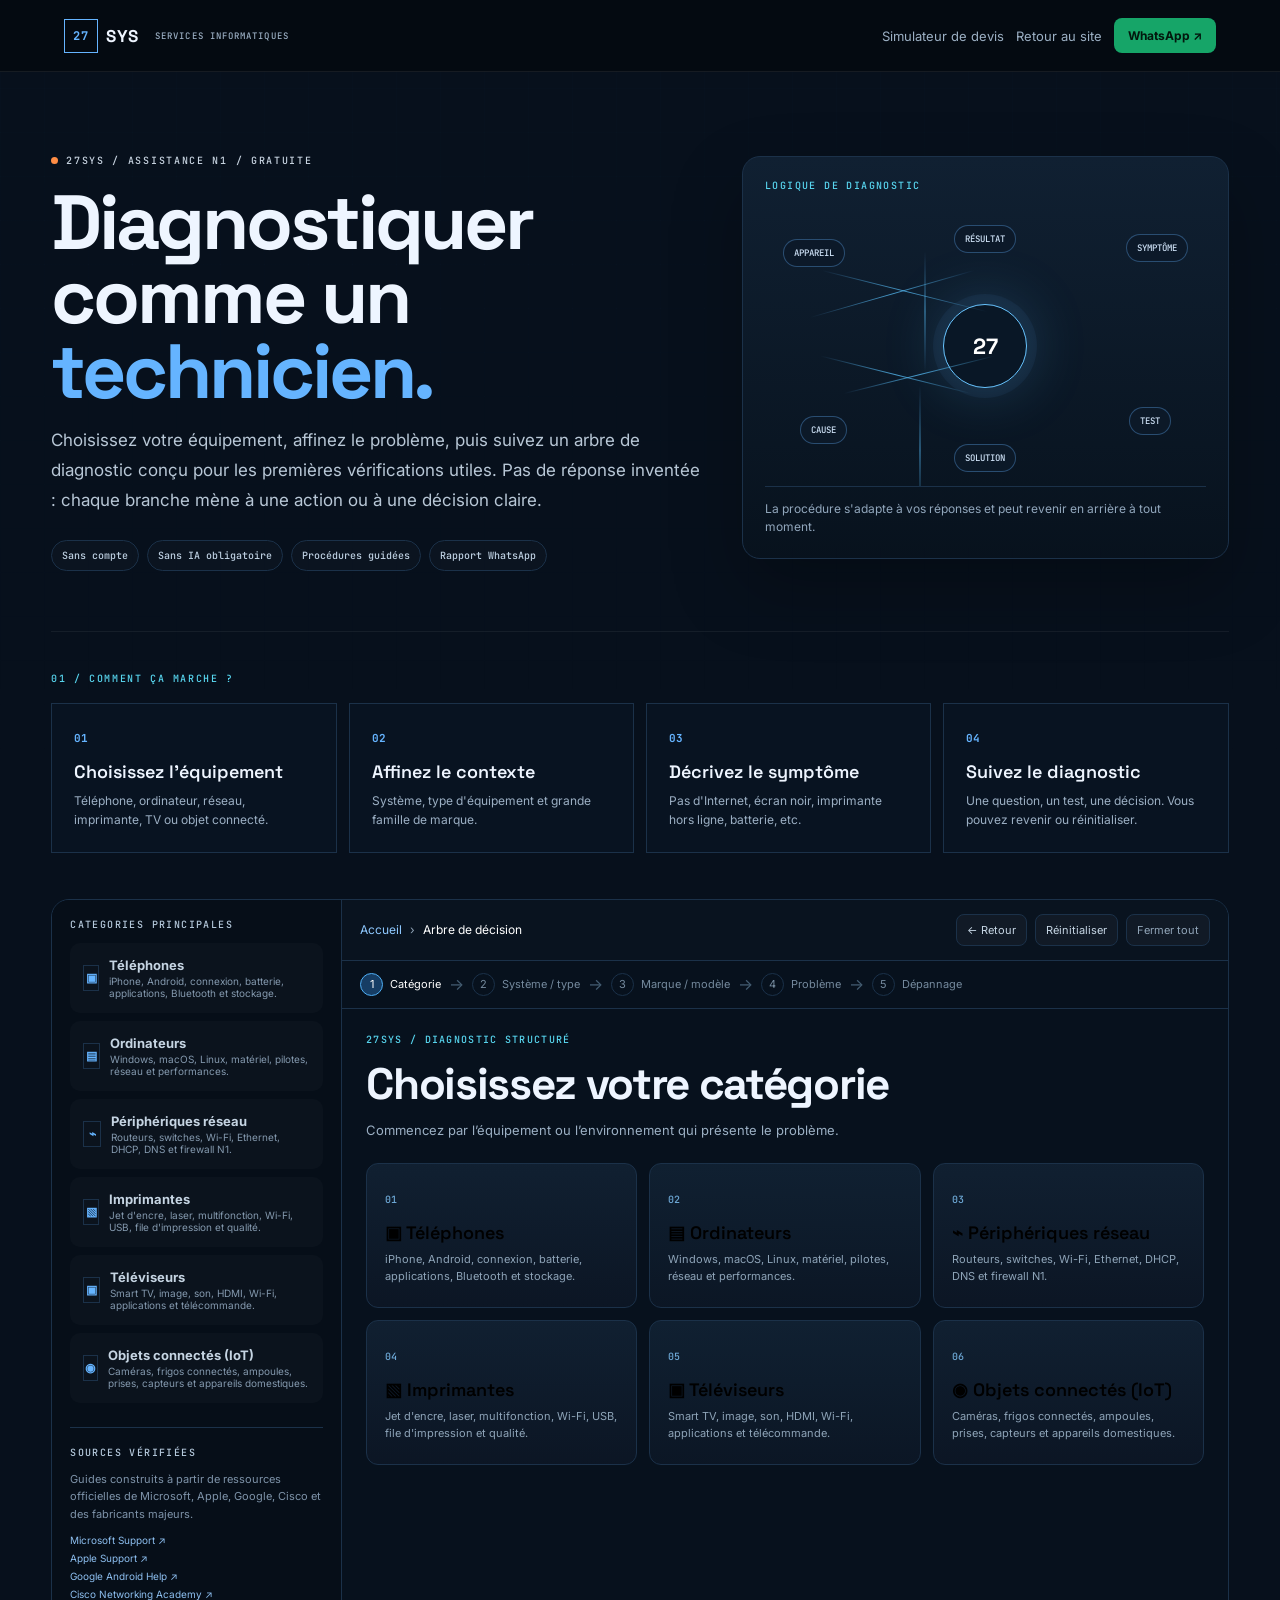
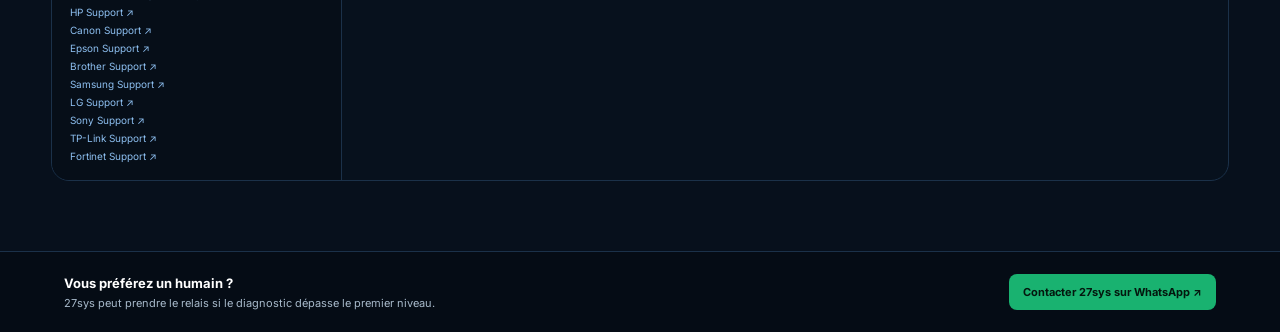
<file: assistance.html>
<!DOCTYPE html>
<html lang="fr">
<head>
  <meta charset="UTF-8">
  <meta name="viewport" content="width=device-width, initial-scale=1.0">
  <meta name="description" content="27sys — assistant IT gratuit : arbre de diagnostic interactif pour téléphones, ordinateurs, réseaux, imprimantes, téléviseurs et objets connectés.">
  <title>Assistance IT gratuite — 27sys Services</title>
  <link rel="preconnect" href="https://fonts.googleapis.com">
  <link rel="preconnect" href="https://fonts.gstatic.com" crossorigin>
  <link href="https://fonts.googleapis.com/css2?family=Inter:wght@400;500;600;700&family=JetBrains+Mono:wght@400;500&family=Space+Grotesk:wght@500;600;700&display=swap" rel="stylesheet">
  <link rel="icon" type="image/webp" href="images/27sys-logo.webp">
  <link rel="stylesheet" href="css/assistance.css">
</head>
<body>
  <div class="grid-bg" aria-hidden="true"></div>
  <header class="assist-header">
    <a class="brand" href="index.html" aria-label="Retour à 27sys">
      <span class="brand-mark">27</span><span>SYS</span>
      <small>Services informatiques</small>
    </a>
    <div class="header-actions">
      <a href="devis.html" class="header-link">Simulateur de devis</a>
      <a href="index.html" class="header-link">Retour au site</a>
      <a href="https://wa.me/212640008930" target="_blank" rel="noopener" class="header-wa">WhatsApp ↗</a>
    </div>
  </header>

  <main>
    <section class="assist-hero">
      <div class="hero-copy">
        <p class="eyebrow"><span></span>27SYS / ASSISTANCE N1 / GRATUITE</p>
        <h1>Diagnostiquer comme un<br><em>technicien.</em></h1>
        <p class="hero-text">Choisissez votre équipement, affinez le problème, puis suivez un arbre de diagnostic conçu pour les premières vérifications utiles. Pas de réponse inventée : chaque branche mène à une action ou à une décision claire.</p>
        <div class="hero-pills"><span>Sans compte</span><span>Sans IA obligatoire</span><span>Procédures guidées</span><span>Rapport WhatsApp</span></div>
      </div>
      <div class="brain-panel">
        <div class="brain-label">LOGIQUE DE DIAGNOSTIC</div>
        <div class="brain-graph">
          <div class="brain-orb center">27</div>
          <span class="node n1">APPAREIL</span>
          <span class="node n2">SYMPTÔME</span>
          <span class="node n3">CAUSE</span>
          <span class="node n4">TEST</span>
          <span class="node n5">RÉSULTAT</span>
          <span class="node n6">SOLUTION</span>
          <i class="line l1"></i><i class="line l2"></i><i class="line l3"></i><i class="line l4"></i><i class="line l5"></i><i class="line l6"></i>
        </div>
        <div class="brain-foot">La procédure s'adapte à vos réponses et peut revenir en arrière à tout moment.</div>
      </div>
    </section>

    <section class="how-it-works">
      <div class="section-label">01 / COMMENT ÇA MARCHE ?</div>
      <div class="how-grid">
        <article><b>01</b><h2>Choisissez l'équipement</h2><p>Téléphone, ordinateur, réseau, imprimante, TV ou objet connecté.</p></article>
        <article><b>02</b><h2>Affinez le contexte</h2><p>Système, type d'équipement et grande famille de marque.</p></article>
        <article><b>03</b><h2>Décrivez le symptôme</h2><p>Pas d'Internet, écran noir, imprimante hors ligne, batterie, etc.</p></article>
        <article><b>04</b><h2>Suivez le diagnostic</h2><p>Une question, un test, une décision. Vous pouvez revenir ou réinitialiser.</p></article>
      </div>
    </section>

    <section class="tree-shell" id="tree">
      <aside class="tree-sidebar">
        <div class="sidebar-title">CATEGORIES PRINCIPALES</div>
        <div id="category-list" class="category-list"></div>
        <div class="source-box">
          <div class="source-title">SOURCES VÉRIFIÉES</div>
          <p>Guides construits à partir de ressources officielles de Microsoft, Apple, Google, Cisco et des fabricants majeurs.</p>
          <div id="source-list" class="source-list"></div>
        </div>
      </aside>

      <section class="tree-main">
        <div class="tree-toolbar">
          <div class="breadcrumbs" id="breadcrumbs"></div>
          <div class="toolbar-actions">
            <button id="back-btn" class="tool-btn" type="button">← Retour</button>
            <button id="reset-btn" class="tool-btn" type="button">Réinitialiser</button>
            <button id="close-btn" class="tool-btn ghost" type="button">Fermer tout</button>
          </div>
        </div>
        <div class="stepper" id="stepper"></div>
        <div id="view" class="tree-view"></div>
      </section>
    </section>
  </main>

  <footer class="assist-footer">
    <div><strong>Vous préférez un humain ?</strong><span>27sys peut prendre le relais si le diagnostic dépasse le premier niveau.</span></div>
    <a href="https://wa.me/212640008930" target="_blank" rel="noopener">Contacter 27sys sur WhatsApp ↗</a>
  </footer>

  <script src="js/assistance.js"></script>
</body>
</html>
</file>
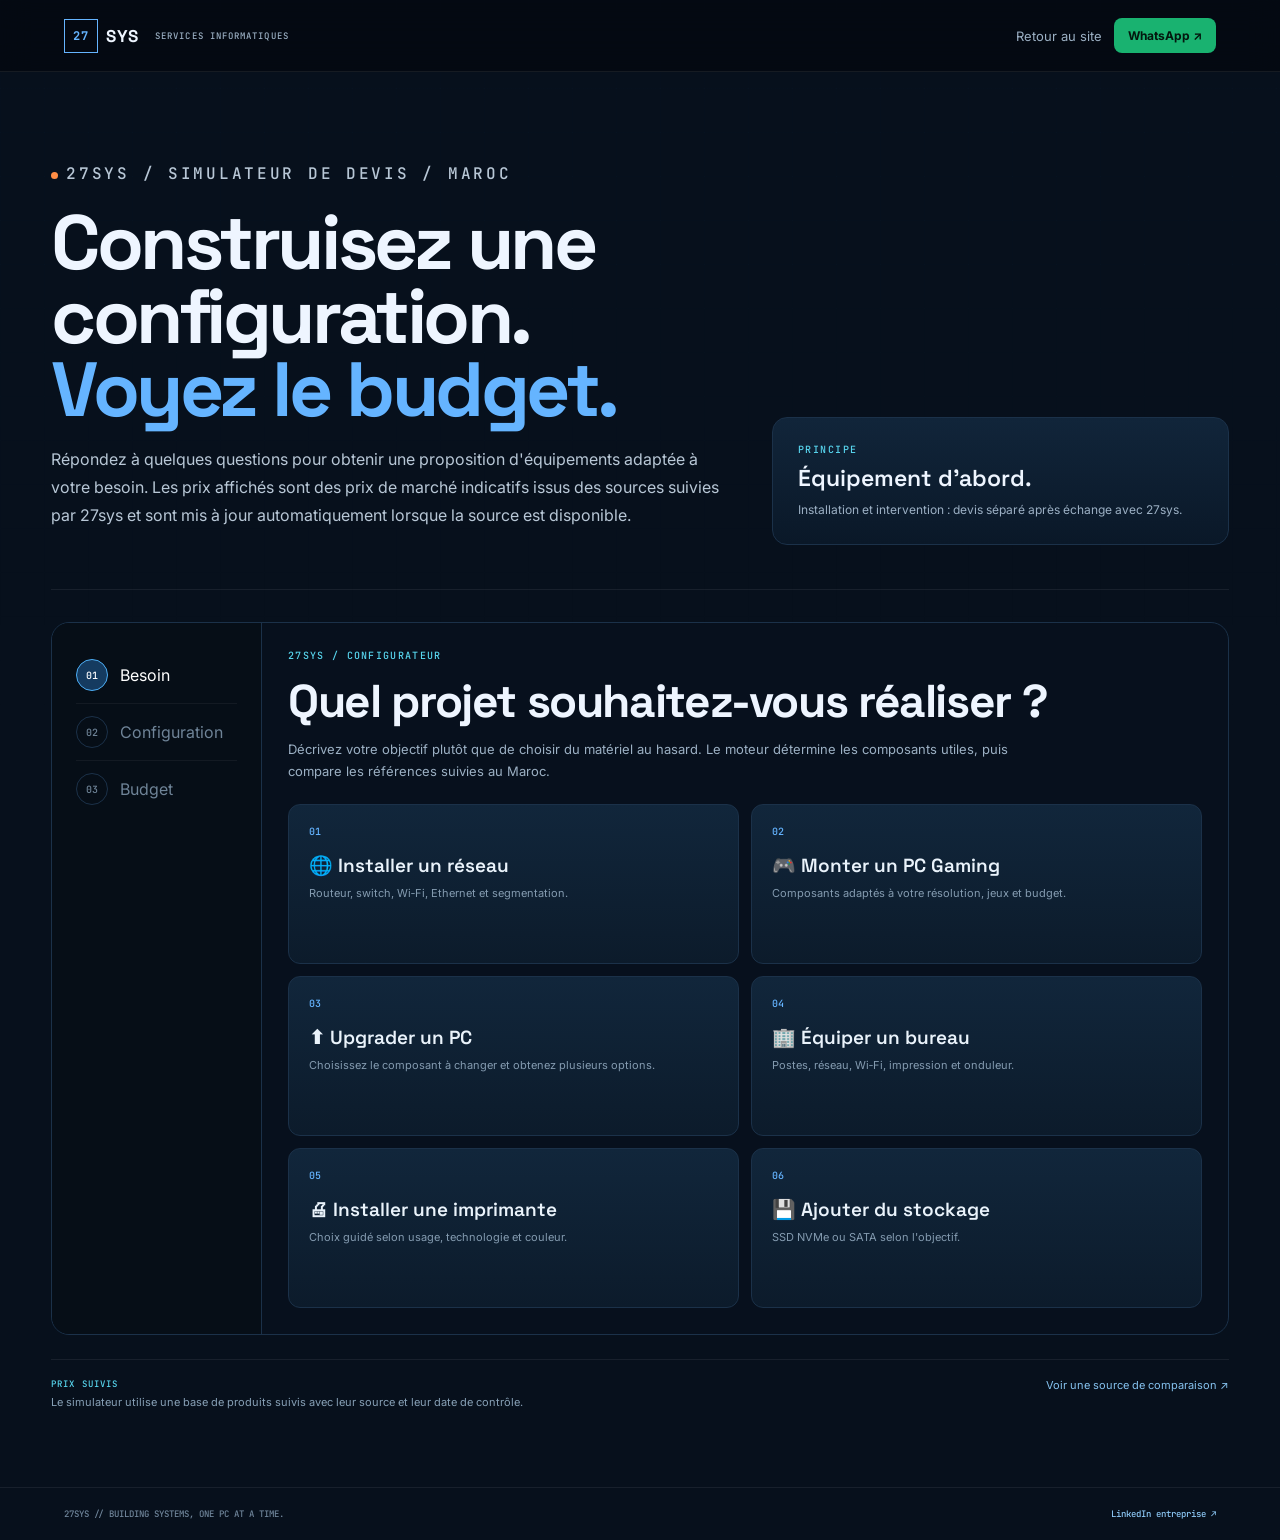
<file: devis.html>
<!DOCTYPE html>
<html lang="fr">
<head>
<meta charset="UTF-8">
<meta name="viewport" content="width=device-width, initial-scale=1.0">
<meta name="description" content="Simulateur de devis 27sys : estimez votre budget équipements informatiques au Maroc selon vos besoins, puis demandez un devis d'installation sur WhatsApp.">
<meta name="robots" content="index, follow">
<link rel="canonical" href="https://www.27sys.ma/devis.html">
<title>Simulateur de devis — 27sys Services</title>
<link rel="preconnect" href="https://fonts.googleapis.com">
<link rel="preconnect" href="https://fonts.gstatic.com" crossorigin>
<link href="https://fonts.googleapis.com/css2?family=Space+Grotesk:wght@500;600;700&family=Inter:wght@400;500;600&family=JetBrains+Mono:wght@400;500&display=swap" rel="stylesheet">
<link rel="icon" type="image/webp" href="images/27sys-logo.webp">
<link rel="stylesheet" href="css/devis.css">
</head>
<body>
<div class="grid-bg" aria-hidden="true"></div>
<header class="quote-header">
  <a class="brand" href="index.html" aria-label="Retour à 27sys"><span class="brand-mark">27</span><span>SYS</span><small>Services informatiques</small></a>
  <div class="header-actions"><a class="header-link" href="index.html">Retour au site</a><a class="header-wa" href="https://wa.me/212640008930" target="_blank" rel="noopener">WhatsApp ↗</a></div>
</header>
<main>
<section class="quote-hero">
  <div>
    <p class="eyebrow"><span></span>27SYS / SIMULATEUR DE DEVIS / MAROC</p>
    <h1>Construisez une configuration.<br><em>Voyez le budget.</em></h1>
    <p>Répondez à quelques questions pour obtenir une proposition d'équipements adaptée à votre besoin. Les prix affichés sont des prix de marché indicatifs issus des sources suivies par 27sys et sont mis à jour automatiquement lorsque la source est disponible.</p>
  </div>
  <aside class="quote-principle"><b>PRINCIPE</b><strong>Équipement d'abord.</strong><span>Installation et intervention : devis séparé après échange avec 27sys.</span></aside>
</section>
<section class="quote-shell" id="simulator">
  <aside class="quote-steps">
    <div class="quote-step is-active"><i>01</i><span>Besoin</span></div>
    <div class="quote-step"><i>02</i><span>Configuration</span></div>
    <div class="quote-step"><i>03</i><span>Budget</span></div>
  </aside>
  <section class="quote-main">
    <div id="quote-view"></div>
  </section>
</section>
<section class="price-trust">
  <div><b>PRIX SUIVIS</b><span>Le simulateur utilise une base de produits suivis avec leur source et leur date de contrôle.</span></div>
  <a href="https://primini.ma/liste-produit/imprimantes" target="_blank" rel="noopener">Voir une source de comparaison ↗</a>
</section>
</main>
<footer class="quote-footer"><span>27SYS // BUILDING SYSTEMS, ONE PC AT A TIME.</span><a href="https://www.linkedin.com/company/27sys-services" target="_blank" rel="noopener">LinkedIn entreprise ↗</a></footer>
<script src="js/devis.js"></script>
</body>
</html>
</file>
<file: css/assistance.css>
:root{
  --bg:#07101c;--panel:#0d1928;--panel2:#101f32;--line:#1b3149;--text:#eef5ff;--muted:#9cb0c4;--blue:#65b4ff;--blue2:#2e7de9;--cyan:#58d6ef;--green:#65d69a;--orange:#ff8d45;--white:#fff;
}
*{box-sizing:border-box}
html{scroll-behavior:smooth}
body{margin:0;background:var(--bg);color:var(--text);font-family:Inter,Arial,sans-serif;min-height:100vh}
a{text-decoration:none;color:inherit}
button{font:inherit}
.grid-bg{position:fixed;inset:0;pointer-events:none;opacity:.35;background-image:linear-gradient(rgba(70,140,200,.05) 1px,transparent 1px),linear-gradient(90deg,rgba(70,140,200,.05) 1px,transparent 1px);background-size:44px 44px;mask-image:linear-gradient(to bottom,black,transparent 95%);z-index:-1}
.assist-header{height:72px;display:flex;align-items:center;justify-content:space-between;padding:0 5vw;border-bottom:1px solid rgba(255,255,255,.07);background:rgba(4,9,16,.8);backdrop-filter:blur(16px);position:sticky;top:0;z-index:20}
.brand{display:flex;align-items:center;gap:8px;font:700 17px 'Space Grotesk',sans-serif;letter-spacing:.04em}.brand-mark{width:34px;height:34px;border:1px solid var(--blue);display:grid;place-items:center;color:var(--blue);font:700 12px 'JetBrains Mono',monospace}.brand small{font:500 9px 'JetBrains Mono',monospace;color:var(--muted);letter-spacing:.12em;margin-left:8px;text-transform:uppercase}
.header-actions{display:flex;align-items:center;gap:12px}.header-link{color:var(--muted);font-size:13px}.header-link:hover{color:#fff}.header-wa{padding:10px 14px;background:#16a568;color:#03170d;font-weight:700;font-size:12px;border-radius:8px}
main{max-width:1600px;margin:0 auto;padding:0 4vw 70px}
.assist-hero{display:grid;grid-template-columns:1.15fr .85fr;gap:32px;min-height:510px;align-items:center;padding:72px 0 60px}.eyebrow{font:500 10px 'JetBrains Mono',monospace;letter-spacing:.17em;color:#c8d4e1}.eyebrow span{display:inline-block;width:7px;height:7px;background:var(--orange);border-radius:50%;margin-right:8px}.hero-copy h1{font:700 clamp(48px,6vw,84px) 'Space Grotesk',sans-serif;line-height:.97;margin:18px 0 18px;letter-spacing:-.04em}.hero-copy h1 em{font-style:normal;color:var(--blue)}.hero-text{max-width:760px;font-size:17px;line-height:1.75;color:#b8c7d6}.hero-pills{display:flex;flex-wrap:wrap;gap:8px;margin-top:24px}.hero-pills span{border:1px solid var(--line);border-radius:999px;padding:8px 10px;font:500 10px 'JetBrains Mono',monospace;color:#bed0e2;background:rgba(255,255,255,.02)}
.brain-panel{border:1px solid var(--line);background:linear-gradient(180deg,rgba(17,33,52,.94),rgba(8,18,30,.94));border-radius:18px;padding:22px;min-height:390px;box-shadow:0 30px 70px rgba(0,0,0,.25)}.brain-label{font:500 10px 'JetBrains Mono',monospace;letter-spacing:.14em;color:var(--cyan);margin-bottom:14px}.brain-graph{height:280px;position:relative;overflow:hidden}.brain-orb{position:absolute;left:50%;top:50%;transform:translate(-50%,-50%);width:84px;height:84px;border-radius:50%;display:grid;place-items:center;border:1px solid #68c4ff;box-shadow:0 0 0 10px rgba(101,180,255,.06),0 0 60px rgba(87,190,255,.25);background:#091726;font:700 22px 'Space Grotesk',sans-serif;color:#fff}.node{position:absolute;padding:7px 10px;border:1px solid rgba(101,180,255,.34);background:rgba(13,26,42,.9);border-radius:999px;color:#cfe2f7;font:500 9px 'JetBrains Mono',monospace}.n1{left:4%;top:12%}.n2{right:4%;top:10%}.n3{left:8%;bottom:15%}.n4{right:8%;bottom:18%}.n5{left:50%;top:7%;transform:translateX(-50%)}.n6{left:50%;bottom:5%;transform:translateX(-50%)}.line{position:absolute;height:1px;background:linear-gradient(90deg,transparent,#54baf2,transparent);transform-origin:left center;opacity:.8}.l1{width:170px;left:13%;top:23%;transform:rotate(14deg)}.l2{width:170px;right:14%;top:23%;transform:rotate(164deg)}.l3{width:155px;left:18%;top:67%;transform:rotate(-14deg)}.l4{width:155px;right:18%;top:67%;transform:rotate(194deg)}.l5{width:120px;left:50%;top:16%;transform:translateX(-50%) rotate(90deg)}.l6{width:130px;left:50%;top:64%;transform:translateX(-50%) rotate(90deg)}.brain-foot{border-top:1px solid var(--line);padding-top:13px;color:#91a7bc;font-size:12px;line-height:1.5}
.how-it-works{border-top:1px solid rgba(255,255,255,.06);padding:40px 0 46px}.section-label{font:500 10px 'JetBrains Mono',monospace;letter-spacing:.16em;color:var(--cyan);margin-bottom:18px}.how-grid{display:grid;grid-template-columns:repeat(4,1fr);gap:12px}.how-grid article{border:1px solid var(--line);padding:22px;background:rgba(10,22,36,.72);min-height:150px}.how-grid b{font:700 11px 'JetBrains Mono',monospace;color:var(--blue)}.how-grid h2{font:600 18px 'Space Grotesk',sans-serif;margin:14px 0 8px}.how-grid p{margin:0;color:var(--muted);font-size:12px;line-height:1.6}
.tree-shell{display:grid;grid-template-columns:290px 1fr;border:1px solid var(--line);background:rgba(8,18,30,.84);border-radius:18px;overflow:hidden;min-height:880px}.tree-sidebar{border-right:1px solid var(--line);padding:18px;background:rgba(6,14,24,.88)}.sidebar-title,.source-title{font:500 10px 'JetBrains Mono',monospace;letter-spacing:.14em;color:#b5c9dc;margin-bottom:12px}.category-list{display:flex;flex-direction:column;gap:8px}.category-item{display:flex;align-items:center;gap:10px;width:100%;text-align:left;padding:13px 12px;border:1px solid transparent;background:rgba(255,255,255,.02);color:#c5d4e2;cursor:pointer;border-radius:10px}.category-item:hover,.category-item.active{border-color:rgba(101,180,255,.45);background:rgba(46,125,233,.14);color:#fff}.category-icon{width:26px;height:26px;display:grid;place-items:center;border:1px solid var(--line);color:var(--blue);font:700 12px 'JetBrains Mono',monospace}.category-text strong{display:block;font-size:13px}.category-text span{display:block;color:#8499ae;font-size:10px;margin-top:2px}.source-box{margin-top:24px;padding-top:18px;border-top:1px solid var(--line)}.source-box p{font-size:11px;line-height:1.6;color:#7e93a9}.source-list{display:flex;flex-direction:column;gap:6px}.source-list a{color:#8dbff0;font-size:10px}.source-list a:hover{text-decoration:underline}
.tree-main{min-width:0}.tree-toolbar{display:flex;justify-content:space-between;gap:12px;align-items:center;padding:14px 18px;border-bottom:1px solid var(--line);background:rgba(9,20,33,.9)}.breadcrumbs{display:flex;flex-wrap:wrap;gap:8px;color:#91a5b8;font-size:12px}.crumb{color:#8fc9ff}.crumb.current{color:#fff}.toolbar-actions{display:flex;gap:8px}.tool-btn{border:1px solid var(--line);background:rgba(255,255,255,.03);color:#c6d6e4;padding:8px 10px;border-radius:8px;cursor:pointer;font-size:11px}.tool-btn:hover{border-color:#5aaaf0;color:#fff}.tool-btn.ghost{color:#91a5b8}.stepper{display:flex;align-items:center;gap:8px;padding:12px 18px;border-bottom:1px solid var(--line);overflow:auto}.step-chip{display:flex;align-items:center;gap:7px;white-space:nowrap;color:#758a9e;font-size:11px}.step-chip i{width:23px;height:23px;border-radius:50%;display:grid;place-items:center;border:1px solid var(--line);font-style:normal}.step-chip.done i,.step-chip.active i{border-color:#4faef4;background:#163d64;color:#fff}.step-chip.active{color:#fff}.step-arrow{color:#445d72}.tree-view{padding:24px}.view-kicker{font:500 10px 'JetBrains Mono',monospace;letter-spacing:.13em;color:var(--cyan);margin-bottom:10px}.view-title{font:700 clamp(28px,4vw,44px) 'Space Grotesk',sans-serif;margin:0 0 8px;letter-spacing:-.03em}.view-subtitle{margin:0 0 22px;color:var(--muted);max-width:760px;line-height:1.65;font-size:13px}.selection-grid{display:grid;grid-template-columns:repeat(3,minmax(0,1fr));gap:12px}.select-card{border:1px solid var(--line);background:linear-gradient(180deg,rgba(17,34,52,.9),rgba(12,23,38,.9));border-radius:12px;padding:18px;text-align:left;cursor:pointer;min-height:145px;transition:.2s}.select-card:hover{transform:translateY(-2px);border-color:#4eabef;box-shadow:0 16px 35px rgba(0,0,0,.18)}.select-number{font:500 10px 'JetBrains Mono',monospace;color:#6ea9d7}.select-card h3{margin:14px 0 7px;font:600 18px 'Space Grotesk',sans-serif}.select-card p{margin:0;color:#8ea4b8;font-size:11px;line-height:1.55}.brand-grid{display:flex;flex-wrap:wrap;gap:10px}.brand-card{padding:13px 15px;border:1px solid var(--line);background:#0d1a2a;color:#ccd9e5;border-radius:9px;cursor:pointer}.brand-card:hover{border-color:#56b4ef;background:#10243a}.problem-grid{display:grid;grid-template-columns:repeat(2,minmax(0,1fr));gap:10px}.problem-card{display:flex;justify-content:space-between;align-items:center;border:1px solid var(--line);background:#0d1a2a;padding:15px;border-radius:10px;color:#d8e3ec;cursor:pointer;text-align:left}.problem-card:hover{border-color:#5daef0;background:#112842}.problem-card small{color:#70879b}.problem-card strong{font-size:13px}.diagnostic-card{border:1px solid var(--line);background:linear-gradient(180deg,#11263b,#0c1b2b);border-radius:14px;padding:24px;max-width:900px}.diag-path{font:500 10px 'JetBrains Mono',monospace;color:#7892a8;letter-spacing:.08em;margin-bottom:18px}.diag-question{font:600 26px 'Space Grotesk',sans-serif;margin:0 0 10px}.diag-hint{font-size:12px;color:#8fa3b5;line-height:1.6;margin-bottom:20px}.choices{display:grid;grid-template-columns:repeat(2,1fr);gap:10px}.choice{border:1px solid var(--line);background:#0b1828;color:#e9f2fb;padding:16px;border-radius:10px;cursor:pointer;text-align:left}.choice:hover{border-color:#5fb5f2;background:#112941}.choice.good{border-color:#4bb47c}.choice.bad{border-color:#bd6b52}.action-box{margin-top:16px;padding:16px;border-left:3px solid var(--blue);background:rgba(101,180,255,.05);color:#dce9f5;font-size:14px;line-height:1.7}.action-label{font:500 9px 'JetBrains Mono',monospace;letter-spacing:.13em;color:var(--blue);margin-bottom:7px}.resolution{margin-top:18px;padding:14px;border:1px solid rgba(101,214,154,.35);background:rgba(101,214,154,.07);color:#caf2dd;border-radius:10px}.escalation{margin-top:18px;padding:16px;border:1px solid rgba(255,141,69,.35);background:rgba(255,141,69,.06);border-radius:10px;color:#ffe0cc}.diag-controls{display:flex;gap:8px;flex-wrap:wrap;margin-top:18px}.cta-wa{display:inline-flex;padding:11px 14px;border-radius:8px;background:#19b270;color:#04170e;font-weight:700;font-size:12px}.mini-btn{border:1px solid var(--line);background:rgba(255,255,255,.03);color:#c5d5e4;padding:10px 12px;border-radius:8px;cursor:pointer;font-size:11px}.tree-empty{padding:40px 20px;border:1px dashed var(--line);border-radius:12px;color:#7f95aa;text-align:center}
.assist-footer{display:flex;justify-content:space-between;gap:16px;align-items:center;padding:22px 5vw;border-top:1px solid var(--line);background:#050c15;color:#a8bacb}.assist-footer div{display:flex;flex-direction:column;gap:5px}.assist-footer strong{color:#fff;font-size:13px}.assist-footer span{font-size:11px}.assist-footer a{padding:11px 14px;border-radius:8px;background:#19b270;color:#04170e;font-size:11px;font-weight:700}
.report-card{max-width:980px}.report-head{display:flex;justify-content:space-between;gap:16px;align-items:flex-start}.report-head h3{margin:3px 0 0;font:600 24px 'Space Grotesk',sans-serif}.report-badge{padding:6px 9px;border:1px solid rgba(101,180,255,.35);color:#8fcaff;border-radius:999px;font:500 9px 'JetBrains Mono',monospace}.report-meta{display:grid;grid-template-columns:repeat(3,1fr);gap:10px;margin-top:18px}.report-meta div{padding:12px;border:1px solid var(--line);background:#0b1828;border-radius:9px}.report-meta span{display:block;color:#728aa0;font:500 9px 'JetBrains Mono',monospace;text-transform:uppercase;letter-spacing:.08em}.report-meta strong{display:block;margin-top:5px;font-size:12px;color:#eef5ff}.report-preview{margin-top:18px;border:1px solid var(--line);background:#0a1726;border-radius:10px;padding:14px}.report-line{display:grid;grid-template-columns:28px 1fr auto;gap:10px;align-items:center;padding:9px 0;border-bottom:1px solid rgba(255,255,255,.05);font-size:11px;color:#b9c9d8}.report-line:last-child{border-bottom:0}.report-line b{color:#6caee0;font:500 10px 'JetBrains Mono',monospace}.report-line em{font-style:normal;color:#91ddb6;font:500 9px 'JetBrains Mono',monospace}.report-actions{display:flex;gap:8px;flex-wrap:wrap;margin-top:18px}.report-note{margin-top:13px;color:#7e93a9;font-size:10px;line-height:1.6}
@media(max-width:1080px){.assist-hero{grid-template-columns:1fr}.selection-grid{grid-template-columns:repeat(2,1fr)}.tree-shell{grid-template-columns:1fr}.tree-sidebar{border-right:0;border-bottom:1px solid var(--line)}.category-list{display:grid;grid-template-columns:repeat(3,1fr)}}
@media(max-width:720px){.assist-header{padding:0 16px}.brand small,.header-link{display:none}.assist-hero{padding:50px 0 40px}.hero-copy h1{font-size:48px}.how-grid{grid-template-columns:1fr 1fr}.category-list{grid-template-columns:1fr 1fr}.selection-grid,.problem-grid,.choices,.report-meta{grid-template-columns:1fr}.tree-toolbar{align-items:flex-start;flex-direction:column}.toolbar-actions{width:100%;flex-wrap:wrap}.assist-footer{flex-direction:column;align-items:flex-start}.report-line{grid-template-columns:24px 1fr}.report-line em{grid-column:2}}
@media print{body{background:#fff;color:#111}.grid-bg,.assist-header,.assist-hero,.how-it-works,.tree-sidebar,.tree-toolbar,.stepper,.assist-footer,.view-kicker,.view-title,.view-subtitle,.report-actions,.report-note{display:none!important}.tree-shell{border:0;display:block;min-height:0;background:#fff}.tree-main{width:100%}.tree-view{padding:0}.diagnostic-card,.report-card{max-width:none;background:#fff;border:0;color:#111;padding:0}.report-head h3,.report-meta strong,.report-line,.action-box,.source-box p{color:#111}.report-meta div,.report-preview{border:1px solid #ccc;background:#fff}.action-box{border-left:3px solid #333;background:#f4f4f4}.report-line em{color:#333}.source-box{border-color:#ccc}}
</file>
<file: css/devis.css>
:root{--bg:#07101c;--panel:#0d1928;--panel2:#101f32;--line:#1b3149;--text:#eef5ff;--muted:#9cb0c4;--blue:#65b4ff;--cyan:#58d6ef;--green:#65d69a;--orange:#ff8d45;--ink:#08111c}*{box-sizing:border-box}html{scroll-behavior:smooth}body{margin:0;background:var(--bg);color:var(--text);font-family:Inter,Arial,sans-serif;min-height:100vh}a{text-decoration:none;color:inherit}button,input,select{font:inherit}.grid-bg{position:fixed;inset:0;pointer-events:none;opacity:.32;background-image:linear-gradient(rgba(70,140,200,.05) 1px,transparent 1px),linear-gradient(90deg,rgba(70,140,200,.05) 1px,transparent 1px);background-size:44px 44px;mask-image:linear-gradient(to bottom,black,transparent 95%);z-index:-1}.quote-header{height:72px;display:flex;align-items:center;justify-content:space-between;padding:0 5vw;border-bottom:1px solid rgba(255,255,255,.07);background:rgba(4,9,16,.82);backdrop-filter:blur(16px);position:sticky;top:0;z-index:20}.brand{display:flex;align-items:center;gap:8px;font:700 17px 'Space Grotesk',sans-serif;letter-spacing:.04em}.brand-mark{width:34px;height:34px;border:1px solid var(--blue);display:grid;place-items:center;color:var(--blue);font:700 12px 'JetBrains Mono',monospace}.brand small{font:500 9px 'JetBrains Mono',monospace;color:var(--muted);letter-spacing:.12em;margin-left:8px;text-transform:uppercase}.header-actions{display:flex;align-items:center;gap:12px}.header-link{color:var(--muted);font-size:13px}.header-link:hover{color:#fff}.header-wa{padding:10px 14px;background:#19b270;color:#04170e;font-weight:700;font-size:12px;border-radius:8px}main{max-width:1500px;margin:0 auto;padding:0 4vw 60px}.quote-hero{display:grid;grid-template-columns:1.2fr .8fr;gap:35px;align-items:end;padding:72px 0 44px;border-bottom:1px solid rgba(255,255,255,.07)}.eyebrow{font:500 10px 'JetBrains Mono',monospace;letter-spacing:.17em;color:#c8d4e1}.eyebrow span{display:inline-block;width:7px;height:7px;background:var(--orange);border-radius:50%;margin-right:8px}.quote-hero h1{font:700 clamp(46px,6vw,78px) 'Space Grotesk',sans-serif;line-height:.96;letter-spacing:-.045em;margin:18px 0}.quote-hero h1 em{font-style:normal;color:var(--blue)}.quote-hero p{max-width:820px;color:#b8c7d6;line-height:1.75;font-size:16px}.quote-principle{border:1px solid var(--line);background:linear-gradient(180deg,#11253a,#0a1828);padding:25px;border-radius:15px;display:flex;flex-direction:column;gap:7px}.quote-principle b{font:500 10px 'JetBrains Mono',monospace;color:var(--cyan);letter-spacing:.15em}.quote-principle strong{font:600 23px 'Space Grotesk',sans-serif}.quote-principle span{color:var(--muted);font-size:12px;line-height:1.6}.quote-shell{margin-top:32px;display:grid;grid-template-columns:210px 1fr;border:1px solid var(--line);background:rgba(8,18,30,.82);border-radius:18px;overflow:hidden;min-height:620px}.quote-steps{border-right:1px solid var(--line);padding:24px;background:rgba(6,14,24,.86)}.quote-step{display:flex;align-items:center;gap:12px;padding:12px 0;color:#6f8498;border-bottom:1px solid rgba(255,255,255,.05)}.quote-step:last-child{border-bottom:0}.quote-step i{width:32px;height:32px;border:1px solid var(--line);display:grid;place-items:center;border-radius:50%;font:500 10px 'JetBrains Mono',monospace;font-style:normal}.quote-step.is-active{color:#fff}.quote-step.is-active i{border-color:#4daef5;background:#153b60}.quote-main{min-width:0}.quote-view{padding:26px}.view-kicker{font:500 10px 'JetBrains Mono',monospace;letter-spacing:.13em;color:var(--cyan);margin-bottom:10px}.view-title{margin:0 0 8px;font:700 clamp(28px,4vw,46px) 'Space Grotesk',sans-serif;letter-spacing:-.03em}.view-sub{margin:0 0 22px;max-width:760px;color:var(--muted);font-size:13px;line-height:1.7}.option-grid,.project-grid{display:grid;grid-template-columns:repeat(2,minmax(0,1fr));gap:12px}.option,.project-card{border:1px solid var(--line);background:linear-gradient(180deg,#11263b,#0c1b2b);border-radius:12px;padding:20px;text-align:left;color:#eaf3fb;cursor:pointer;transition:.2s}.option:hover,.option.is-selected,.project-card:hover{transform:translateY(-2px);border-color:#54b1ef;background:#112b45}.option strong,.project-card strong{display:block;font:600 19px 'Space Grotesk',sans-serif}.option span,.project-card span{display:block;margin-top:7px;color:#849bb0;font-size:11px;line-height:1.55}.project-card{display:flex;flex-direction:column;align-items:flex-start;min-height:160px}.project-card b{font:500 10px 'JetBrains Mono',monospace;color:var(--blue)}.project-card strong{margin-top:15px}.form-grid{display:grid;grid-template-columns:repeat(2,minmax(0,1fr));gap:14px}.field{border:1px solid var(--line);background:#0b1828;padding:16px;border-radius:11px}.field label{display:block;font:500 10px 'JetBrains Mono',monospace;color:#8eacc5;letter-spacing:.08em;margin-bottom:9px}.field input,.field select{width:100%;border:1px solid #20364e;background:#091521;color:#fff;padding:11px 12px;border-radius:8px;outline:none}.field input:focus,.field select:focus{border-color:#54b1ef}.field small{display:block;margin-top:7px;color:#6e8398;font-size:10px}.quote-actions{display:flex;flex-wrap:wrap;gap:8px;margin-top:20px}.btn{border:1px solid var(--line);background:rgba(255,255,255,.03);color:#d3e0eb;padding:11px 14px;border-radius:8px;cursor:pointer;font-size:12px}.btn:hover{border-color:#59b5f1;color:#fff}.btn-primary{background:#19b270;border-color:#19b270;color:#03170d;font-weight:800}.btn-blue{background:#15385b;border-color:#2c79b8;color:#eaf6ff;font-weight:700}.quote-table{border:1px solid var(--line);border-radius:12px;overflow:hidden;background:#091521}.quote-row{display:grid;grid-template-columns:1.35fr 90px 120px 120px;gap:10px;align-items:center;padding:14px 16px;border-bottom:1px solid rgba(255,255,255,.06)}.quote-row:last-child{border-bottom:0}.quote-row.header{background:#0e2032;font:500 9px 'JetBrains Mono',monospace;color:#84a0b8;letter-spacing:.08em;text-transform:uppercase}.quote-name strong{display:block;font-size:13px}.quote-name span{display:block;color:#71879b;font-size:10px;margin-top:2px}.qty-control{display:flex;align-items:center;gap:7px}.qty-control button{width:26px;height:26px;border:1px solid var(--line);border-radius:6px;background:#0d1a2a;color:#fff;cursor:pointer}.qty-control output{min-width:22px;text-align:center;font:600 12px 'JetBrains Mono',monospace}.source-link{color:#7dbdf0;font-size:9px}.total-card{margin-top:16px;display:grid;grid-template-columns:1fr auto;gap:16px;align-items:center;border:1px solid rgba(101,214,154,.35);background:rgba(101,214,154,.06);padding:19px;border-radius:12px}.total-card b{font:500 10px 'JetBrains Mono',monospace;color:#8de1b4;letter-spacing:.12em}.total-card strong{display:block;margin-top:4px;font:700 31px 'Space Grotesk',sans-serif}.install-note{margin-top:12px;color:#91a7ba;font-size:11px;line-height:1.6}.install-note strong{color:#fff}.price-note{margin-top:18px;padding:13px 15px;border-left:3px solid var(--blue);background:rgba(101,180,255,.05);color:#a7bdd0;font-size:11px;line-height:1.65}.price-note a{color:#87c5fa;text-decoration:underline}.price-trust{display:flex;justify-content:space-between;gap:20px;margin-top:24px;padding:18px 0;border-top:1px solid rgba(255,255,255,.07);color:#87a0b6}.price-trust div{display:flex;flex-direction:column;gap:5px}.price-trust b{font:500 9px 'JetBrains Mono',monospace;letter-spacing:.12em;color:var(--cyan)}.price-trust span{font-size:11px}.price-trust a{font-size:11px;color:#86c3f0}.quote-footer{display:flex;justify-content:space-between;padding:20px 5vw;border-top:1px solid rgba(255,255,255,.07);font:500 9px 'JetBrains Mono',monospace;color:#70869b}.quote-footer a{color:#8dc9f7}.recommendation-summary{display:grid;grid-template-columns:auto 1fr auto auto;gap:10px 14px;align-items:center;padding:15px 16px;margin-bottom:12px;border:1px solid var(--line);border-radius:11px;background:#0b1828}.recommendation-summary span{font:500 9px 'JetBrains Mono',monospace;color:#6f879d;letter-spacing:.11em}.recommendation-summary strong{font:600 15px 'Space Grotesk',sans-serif}.recommendation-summary b{font:700 20px 'Space Grotesk',sans-serif}.recommendation-list{display:flex;flex-direction:column;gap:9px}.recommendation-row{display:grid;grid-template-columns:minmax(0,1fr) 65px 125px;gap:14px;align-items:center;padding:15px;border:1px solid var(--line);border-radius:10px;background:rgba(13,29,47,.86)}.rec-slot{display:block;margin-bottom:5px;color:var(--cyan);font:500 9px 'JetBrains Mono',monospace;letter-spacing:.1em;text-transform:uppercase}.rec-product strong,.recommendation-row strong{display:block;font:600 15px 'Space Grotesk',sans-serif}.recommendation-row small{display:block;margin-top:5px;color:#8ea3b7;font-size:10px;line-height:1.5}.qty-static{text-align:center;color:#9eb3c7;font:500 11px 'JetBrains Mono',monospace}.rec-price{text-align:right;font:700 17px 'Space Grotesk',sans-serif}.rec-tags{display:flex;flex-wrap:wrap;gap:6px;margin-top:8px}.rec-tags span,.rec-tags a{padding:4px 6px;border:1px solid #23435d;border-radius:999px;color:#9dc6e8;font:500 9px 'JetBrains Mono',monospace}.rec-tags a{color:#65c7ff}@media(max-width:900px){.quote-hero{grid-template-columns:1fr}.quote-shell{grid-template-columns:1fr}.quote-steps{border-right:0;border-bottom:1px solid var(--line);display:flex;gap:18px}.quote-step{border:0;gap:7px}.quote-view{padding:20px}.option-grid,.project-grid,.form-grid{grid-template-columns:1fr}.quote-row{grid-template-columns:1fr 82px 100px}.quote-row .source-link{display:none}.recommendation-summary{grid-template-columns:auto 1fr}.recommendation-summary b{grid-column:2}.recommendation-row{grid-template-columns:minmax(0,1fr) 65px 100px}}@media(max-width:620px){.quote-header{padding:0 16px}.brand small,.header-link{display:none}main{padding:0 16px 45px}.quote-hero{padding:48px 0 32px}.quote-hero h1{font-size:46px}.quote-hero p{font-size:14px}.quote-shell{margin-top:20px}.quote-steps{overflow:auto}.quote-step{min-width:110px}.quote-row{grid-template-columns:1fr 76px 92px}.quote-row.header{display:none}.total-card{grid-template-columns:1fr}.price-trust,.quote-footer{flex-direction:column;align-items:flex-start}}
</file>
